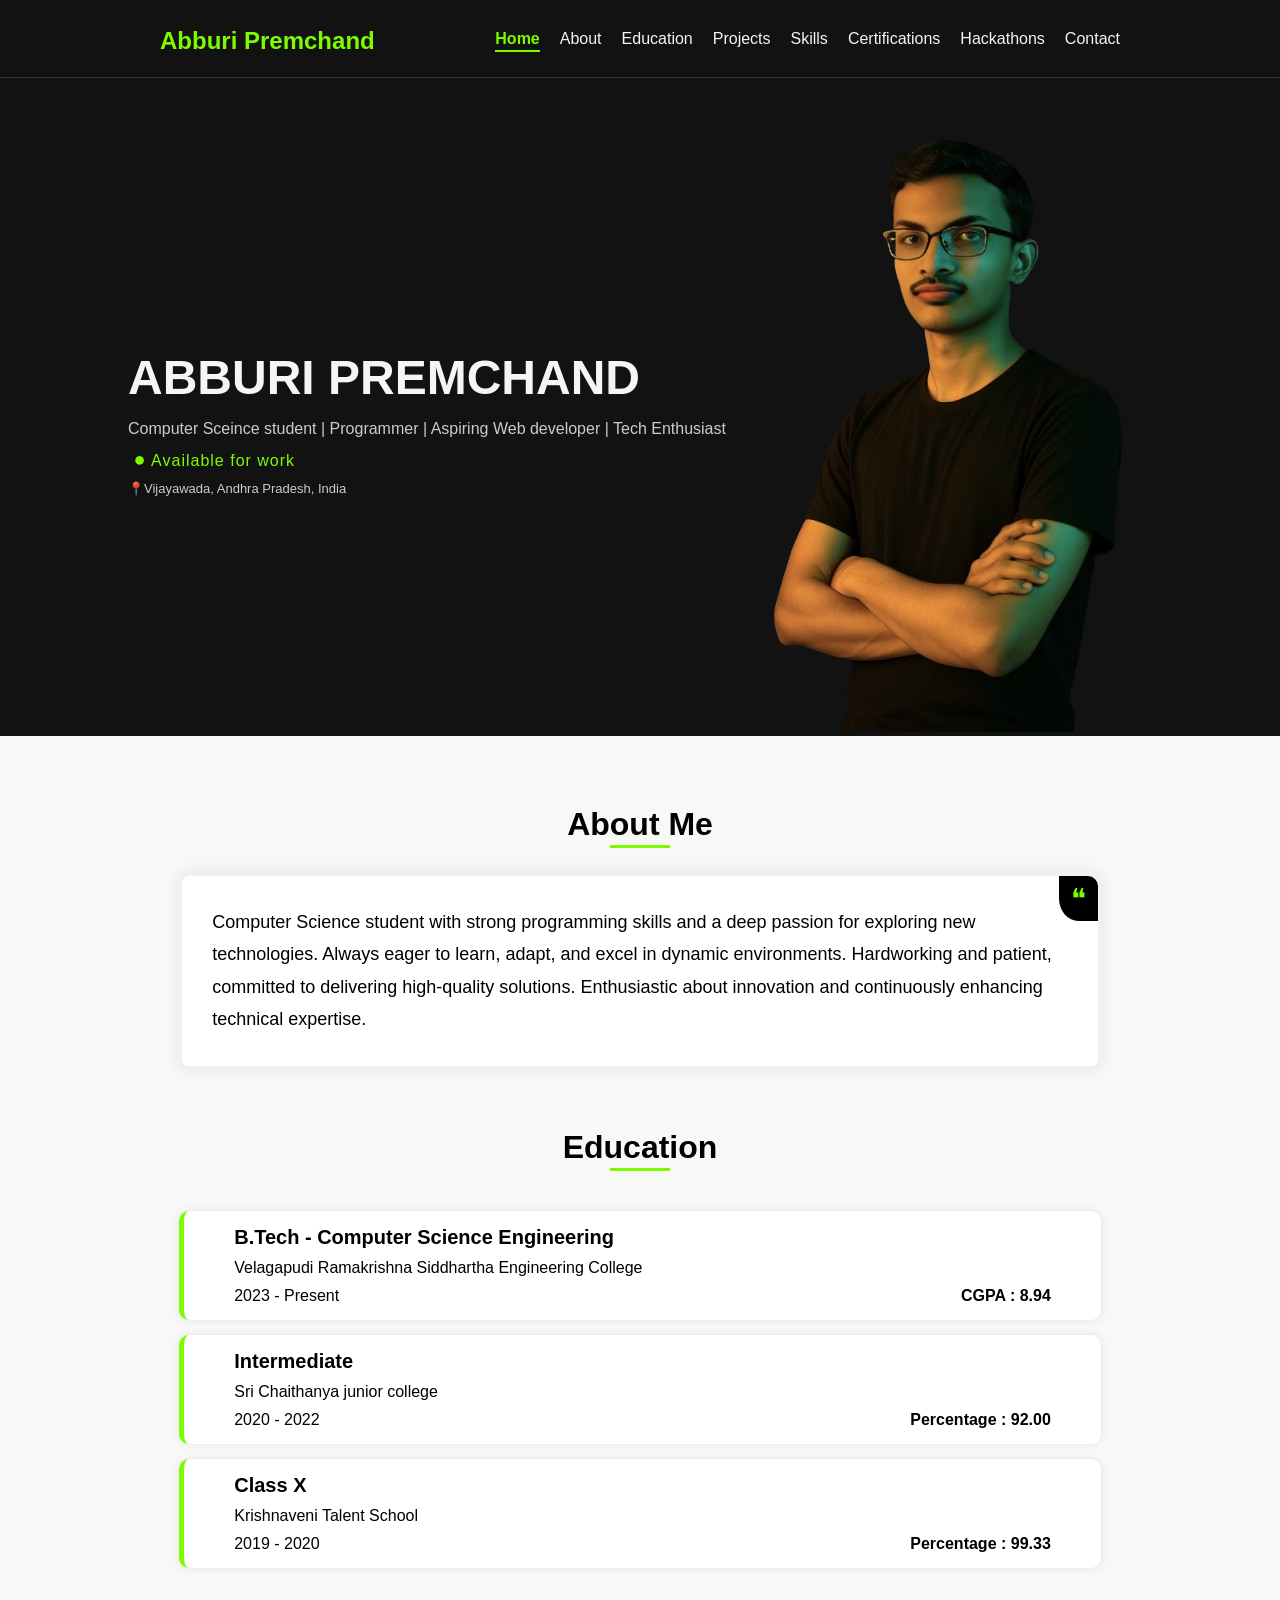
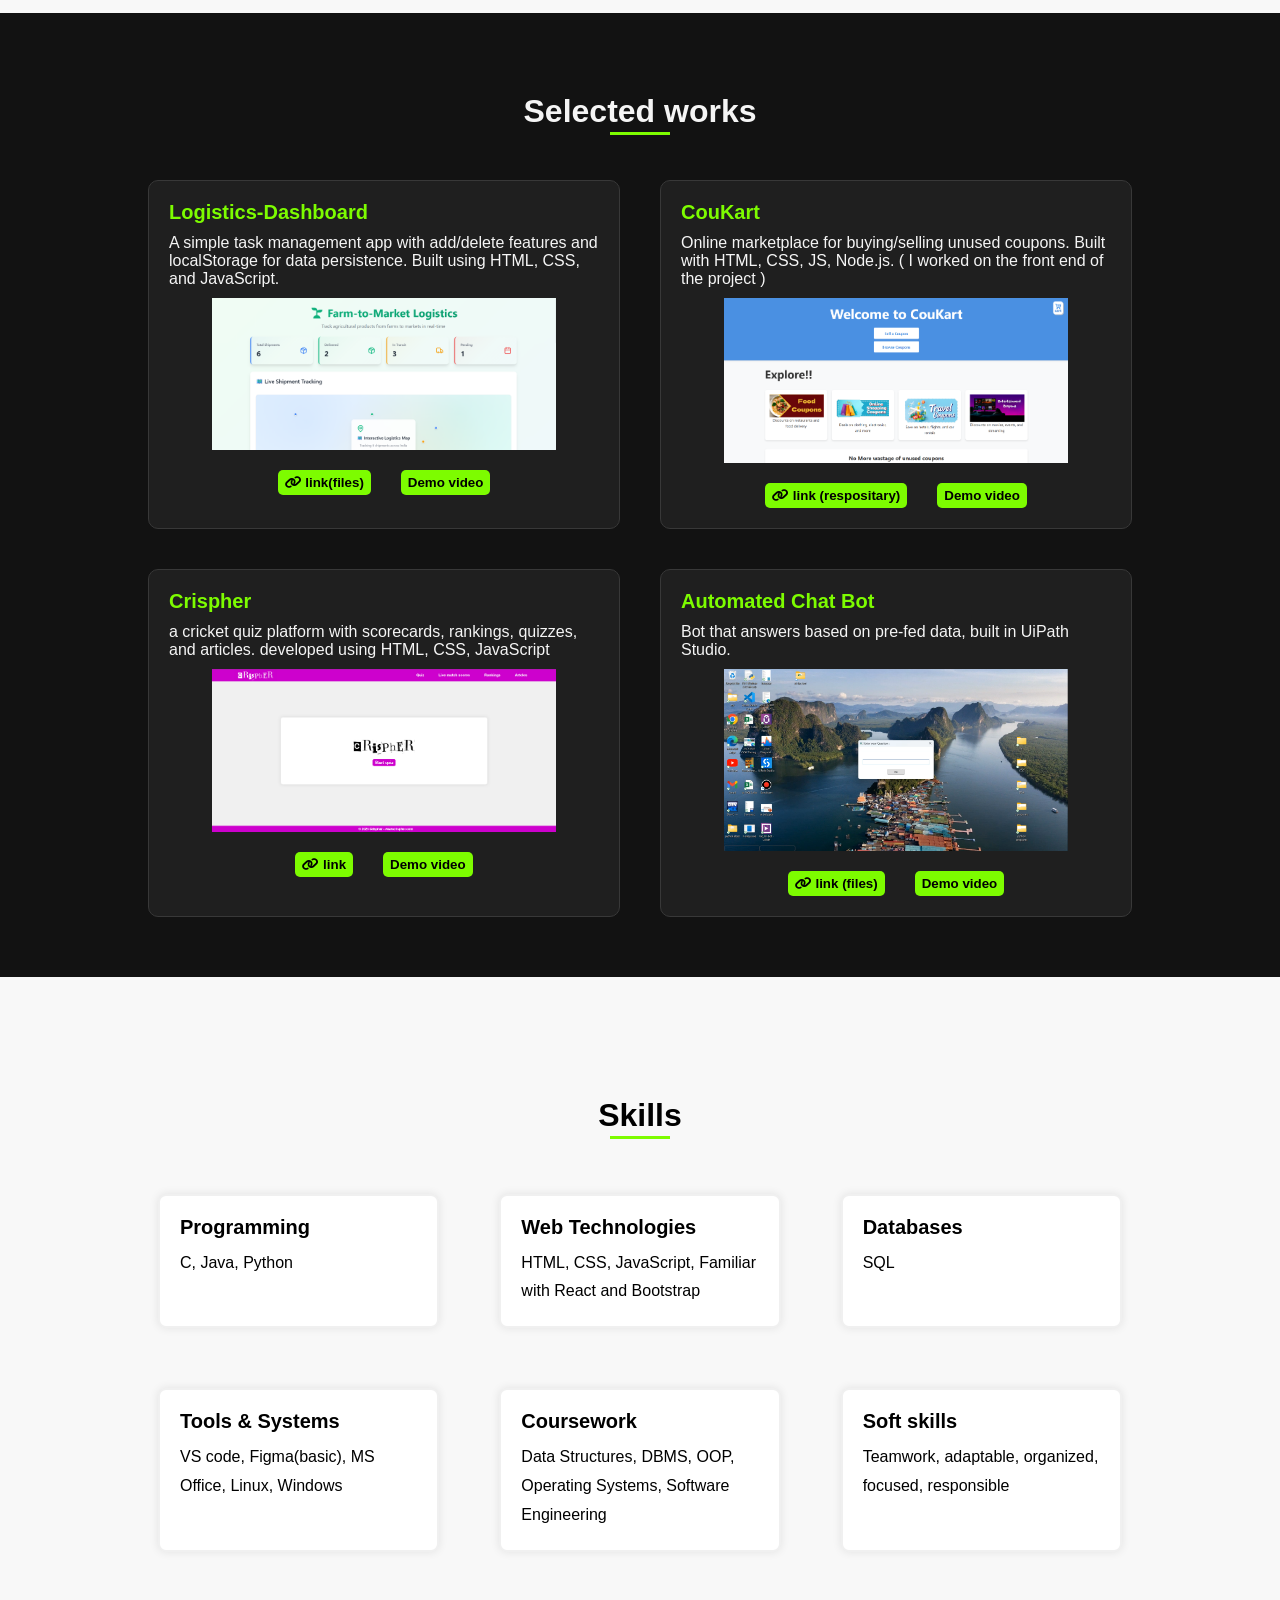
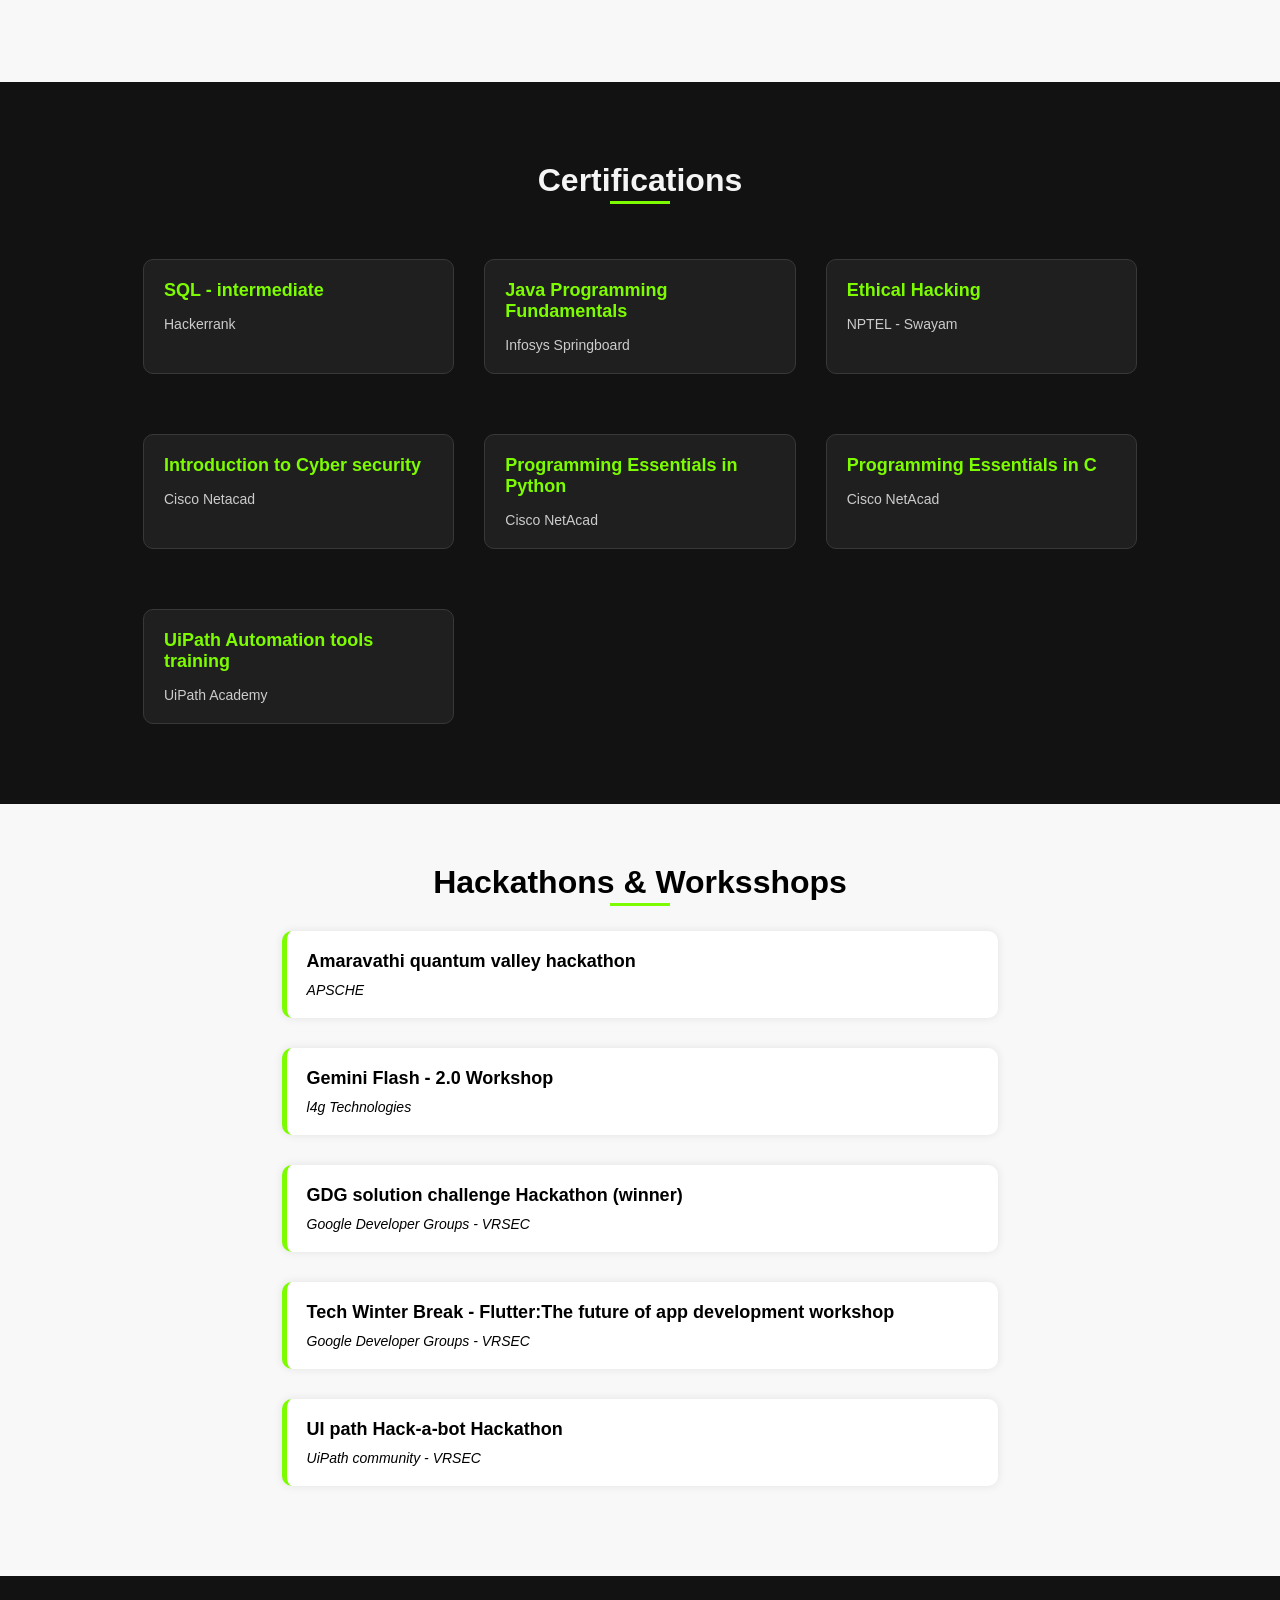
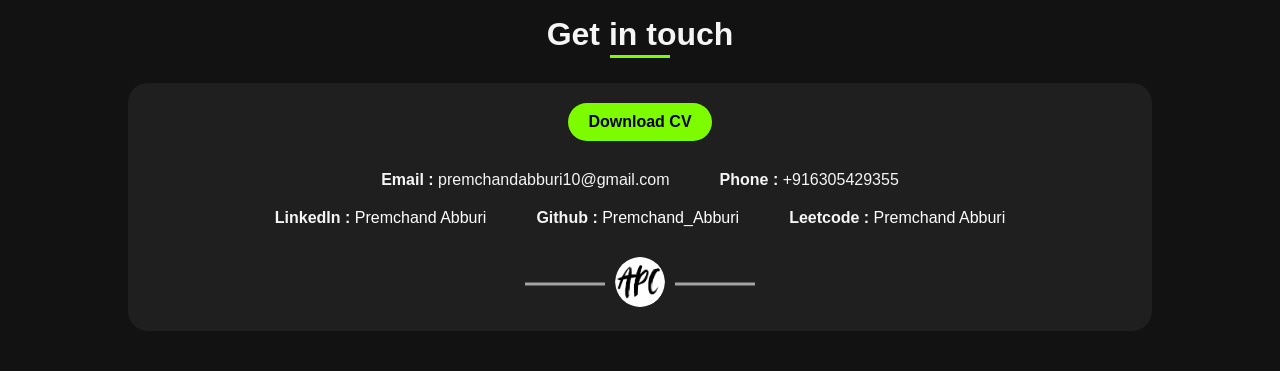
<file: index.html>
<!DOCTYPE html>
<html lang="en">
<head>
    <meta charset="UTF-8">
    <meta name="viewport" content="width=device-width, initial-scale=1.0">
    <title>Abburi Premchand | Portfolio</title>
    <link rel="stylesheet" href="style.css">
    <link rel="stylesheet" href="https://cdnjs.cloudflare.com/ajax/libs/font-awesome/6.5.0/css/all.min.css">
    <link rel="icon" type="image/png" href="./resources/logo.png">
<body>
    <header>
        <div class="header-bar">
            <div>
                <h1><a id="name" href="#">Abburi Premchand</a></h1>
            </div>
            <div class="menu-toggle">
                <i class="fas fa-bars open-menu"></i>
                <i class="fas fa-times close-menu"></i>
            </div>

            <nav class="nav-bar">
                <ul>
                    <li class="nav-links"><a href="#Home">Home</a></li>
                    <li class="nav-links"><a href="#About">About</a></li>
                    <li class="nav-links"><a href="#Education">Education</a></li>
                    <li class="nav-links"><a href="#Projects">Projects</a></li>
                    <li class="nav-links"><a href="#Skills">Skills</a></li>
                    <li class="nav-links"><a href="#Certifications">Certifications</a></li>
                    <li class="nav-links"><a href="#Hackathons">Hackathons</a></li>
                    <li class="nav-links"><a href="#Contact">Contact</a></li>
                </ul>
            </nav>
        </div>
    </header>
    <main>
        <div id="Home" class="block b">
            <div class="intro-div">
                <div>
                    <h1 class="title"></h1>
                    <p class="tagline">Computer Sceince student | Programmer | Aspiring Web developer | Tech Enthusiast</p>
                    <strong class="availability"> &nbsp;<span class="blink">●</span> Available for work</strong>
                    <p class="location">📍Vijayawada, Andhra Pradesh, India</p>
                </div>
                <div class="image">
                    <img src="./resources/photo 1.png"/>
                </div>
            </div>
        </div>

        <div  class="block w">
            <div id="About" class="about-div">
                <h1 class="heading">About Me</h1>
                <div class="about-wrap">
                    <div class="quote-icon">❝</div>
                    <p>Computer Science student with strong programming skills and a deep passion for 
                    exploring new technologies. Always eager to learn, adapt, and excel in dynamic environments. 
                    Hardworking and patient, committed to delivering high-quality solutions. Enthusiastic about
                    innovation and continuously enhancing technical expertise.</p>
                </div>
            </div>
            <div id="Education" class="education">
                <h1 class="heading">Education</h1>
                <div class="edu-card">
                    <h3>B.Tech - Computer Science Engineering</h3>
                    <p>Velagapudi Ramakrishna Siddhartha Engineering College</p>
                    <div class="ay-per">
                        <p>2023 - Present</p>
                        <strong>CGPA : 8.94</strong>
                    </div>
                </div>
                <div class="edu-card">
                    <h3>Intermediate</h3>
                    <p>Sri Chaithanya junior college</p>
                    <div class="ay-per">
                        <p>2020 - 2022</p>
                        <strong>Percentage : 92.00</strong>
                    </div>
                </div>
                <div class="edu-card">
                    <h3>Class X</h3>
                    <p>Krishnaveni Talent School</p>
                    <div class="ay-per">
                        <p>2019 - 2020</p>
                        <strong>Percentage : 99.33</strong>
                    </div>
                </div>
            </div>
        </div>

        <div id="Projects" class="block b">
            <div class="works">
                <h1 class="heading">Selected works</h1>
                <div class="project-container">
                    <div class="project-card">
                        <h2>Logistics-Dashboard</h2>
                        <p>A simple task management app with add/delete features and localStorage for data persistence. 
                            Built using HTML, CSS, and JavaScript.</p>
                        <div class="image">
                            <img src="logistics.png" alt="to-do list"/>
                        </div>
                        <div class="view-btns">
                            <button><a href="https://drive.google.com/file/d/1lkDPN2hpm9Gvavqq4AhMGynW4MxRwvjo/view?usp=sharing" target="_blank">
                                <i class="fa-solid fa-link"></i> link(files)</a></button>
                            <button><a href="logistics.mp4" target="_blank">Demo video</a></button>
                        </div>
                    </div>
                    <div class="project-card">
                        <h2>CouKart</h2>
                        <p>Online marketplace for buying/selling unused coupons. Built with HTML, CSS, JS, Node.js.
                            ( I worked on the front end of the project )
                        </p>
                        <div class="image">
                            <img src="./resources/p-images/coukart.png" alt="Coukart"/>
                        </div>
                        <div class="view-btns">
                            <button><a href="https://github.com/Premchand105/coukart" target="_blank">
                                <i class="fa-solid fa-link"></i> link (respositary)</a></button>
                            <button><a href="./resources/p-videos/coukart.mp4" target="_blank">Demo video</a></button>
                        </div>
                    </div>
                    <div class="project-card">
                        <h2>Crispher</h2>
                        <p>a cricket quiz platform with scorecards, rankings, quizzes, and articles. developed using HTML, CSS, JavaScript</p>
                        <div class="image">
                            <img src="crispher.png" alt="Crispher"/>
                        </div>
                        <div class="view-btns">
                            <button><a href="https://premchand105.github.io/crispher/" target="_blank">
                                <i class="fa-solid fa-link"></i> link</a></button>
                            <button><a href="crispher.mp4" target="_blank">Demo video</a></button>
                        </div>
                    </div>
                    <div class="project-card">
                        <h2>Automated Chat Bot</h2>
                        <p>Bot that answers based on pre-fed data, built in UiPath Studio.</p>
                        <div class="image">
                            <img src="./resources/p-images/faq.png" alt="Faq bot"/>
                        </div>
                        <div class="view-btns">
                            <button><a href="https://drive.google.com/drive/folders/15lU3_PEmk8-V2OJkUZu6R7FpOz_mgQf4?usp=sharing"
                                 target="_blank"><i class="fa-solid fa-link"></i> link (files)</a></button>
                            <button><a href="./resources/p-videos/bot.mp4" target="_blank">Demo video</a></button>
                        </div>
                    </div>
                </div>
            </div>
        </div>
        
        <div id="Skills" class="block w">
            <div class="skills">
                <h1 class="heading">Skills</h1>
                <div class="s-container">
                    <div class="s-card">
                        <h3>Programming</h3>
                        <p>C, Java, Python</p>
                    </div>
                    <div class="s-card">
                        <h3>Web Technologies</h3>
                        <p>HTML, CSS, JavaScript, Familiar with React and Bootstrap</p>
                    </div>
                    <div class="s-card">
                        <h3>Databases</h3>
                        <p>SQL</p>
                    </div>
                    <div class="s-card">
                        <h3>Tools & Systems</h3>
                        <p>VS code, Figma(basic), MS Office, Linux, Windows</p>
                    </div>
                    <div class="s-card">
                        <h3>Coursework</h3>
                        <p>Data Structures, DBMS, OOP, Operating Systems, Software Engineering</p>
                    </div>
                    <div class="s-card">
                        <h3>Soft skills</h3>
                        <p> Teamwork, adaptable, organized, focused, responsible</p>
                    </div>
                </div>
            </div>
        </div>

        <div id="Certifications" class="block b">
            <div class="certifications">
                <h1 class="heading">Certifications</h1>
                <div class="certification-container">
                    <div class="certificate-card">
                        <h3>SQL - intermediate</h3>
                        <p>Hackerrank</p>
                    </div>
                    <div class="certificate-card">
                        <h3>Java Programming Fundamentals</h3>
                        <p>Infosys Springboard</p>
                    </div>
                    <div class="certificate-card">
                        <h3>Ethical Hacking</h3>
                        <p>NPTEL - Swayam</p>
                    </div>
                    <div class="certificate-card">
                        <h3>Introduction to Cyber security</h3>
                        <p>Cisco Netacad</p>
                    </div>
                    <div class="certificate-card">
                        <h3>Programming Essentials in Python</h3>
                        <p>Cisco NetAcad</p>
                    </div>
                    <div class="certificate-card">
                        <h3>Programming Essentials in C</h3>
                        <p>Cisco NetAcad</p>
                    </div>
                    <div class="certificate-card">
                        <h3> UiPath Automation tools training</h3>
                        <p>UiPath Academy</p>
                    </div>
                </div>
            </div>
        </div>

        <div id="Hackathons" class="block w">
            <div class="events">
                <h1 class="heading">Hackathons & Worksshops</h1>
                <div class="event-card">
                    <h3>Amaravathi quantum valley hackathon</h3>
                    <p>APSCHE</p>
                </div>
                <div class="event-card">
                    <h3>Gemini Flash - 2.0 Workshop</h3>
                    <p>l4g Technologies</p>
                </div>
                <div class="event-card">
                    <h3>GDG solution challenge Hackathon (winner)</h3>
                    <p>Google Developer Groups - VRSEC</p>
                </div>
                <div class="event-card">
                    <h3>Tech Winter Break - Flutter:The future of app development workshop</h3>
                    <p>Google Developer Groups - VRSEC</p>
                </div>
                <div class="event-card">
                    <h3> UI path Hack-a-bot Hackathon</h3>
                    <p> UiPath community - VRSEC</p>
                </div>
            </div>
        </div>
    </main>
    <footer id="Contact">
        <h1 class="heading">Get in touch</h1>
        <div class="contact">
            <div class="resume">
                <button><a href="resources/Abburi-Premchand-Resume.pdf" download>Download CV</a></button>
            </div>
            <div class="contact-info">
                <div class="contact-card">
                    <strong>Email :&nbsp;</strong>
                    <p>premchandabburi10@gmail.com</p>
                </div>
                <div class="contact-card">
                    <strong>Phone :&nbsp;</strong>
                    <p>+916305429355</p>
                </div>
            </div>
            <div class="socials">
                <div class="contact-card">
                    <strong>LinkedIn :&nbsp;</strong>
                    <p><a href="https://www.linkedin.com/in/premchand-abburi-3474462a4">Premchand Abburi</a></p>
                </div>
                <div class="contact-card">
                    <strong>Github :&nbsp;</strong>
                    <p><a href="https://github.com/Premchand105">Premchand_Abburi</a></p>
                </div> 
                <div class="contact-card">
                    <strong>Leetcode :&nbsp;</strong>
                    <p><a href="https://leetcode.com/u/Premchand_Abburi/">Premchand Abburi</a></p>
                </div>
            </div>

            <div class="b-icon">
                <img src="./resources/logo.png" alt="icon">
            </div>
        </div>
    </footer>
    <script src="script.js"></script>
</body>
</html>
</file>
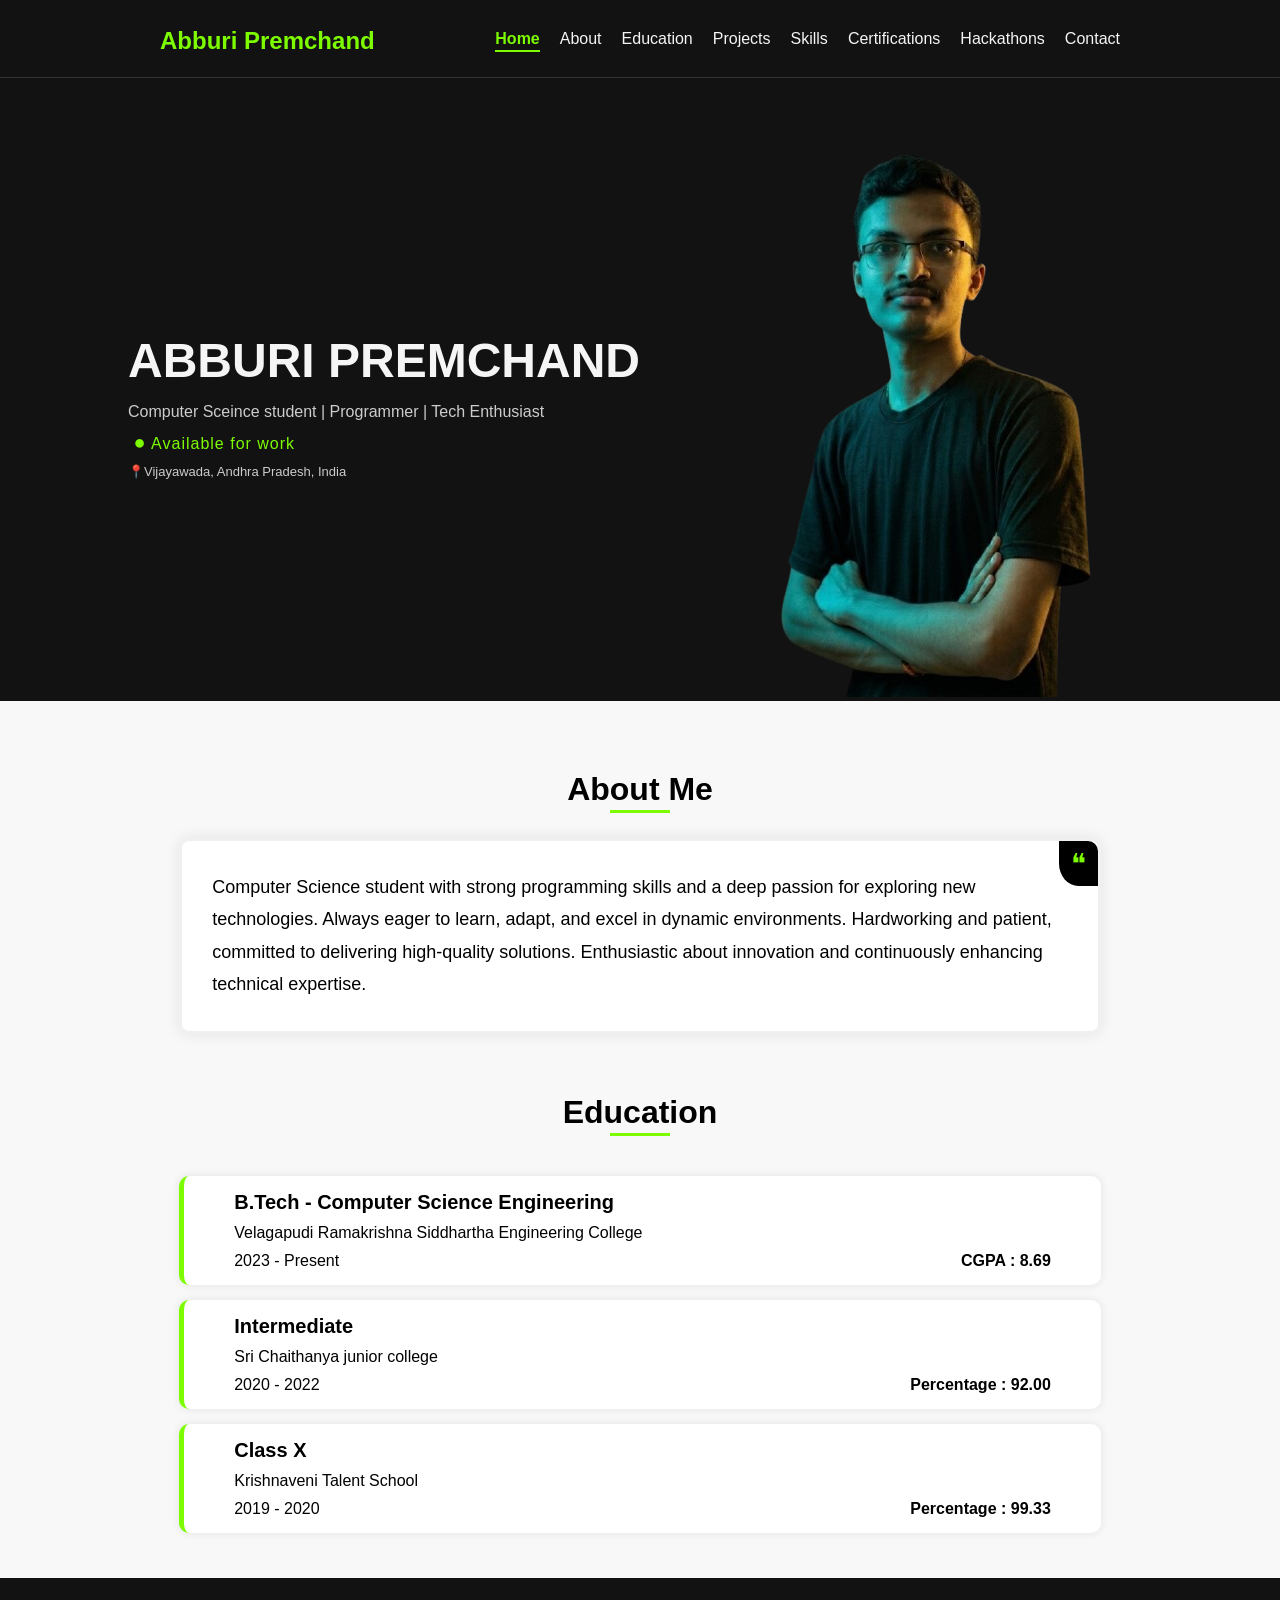
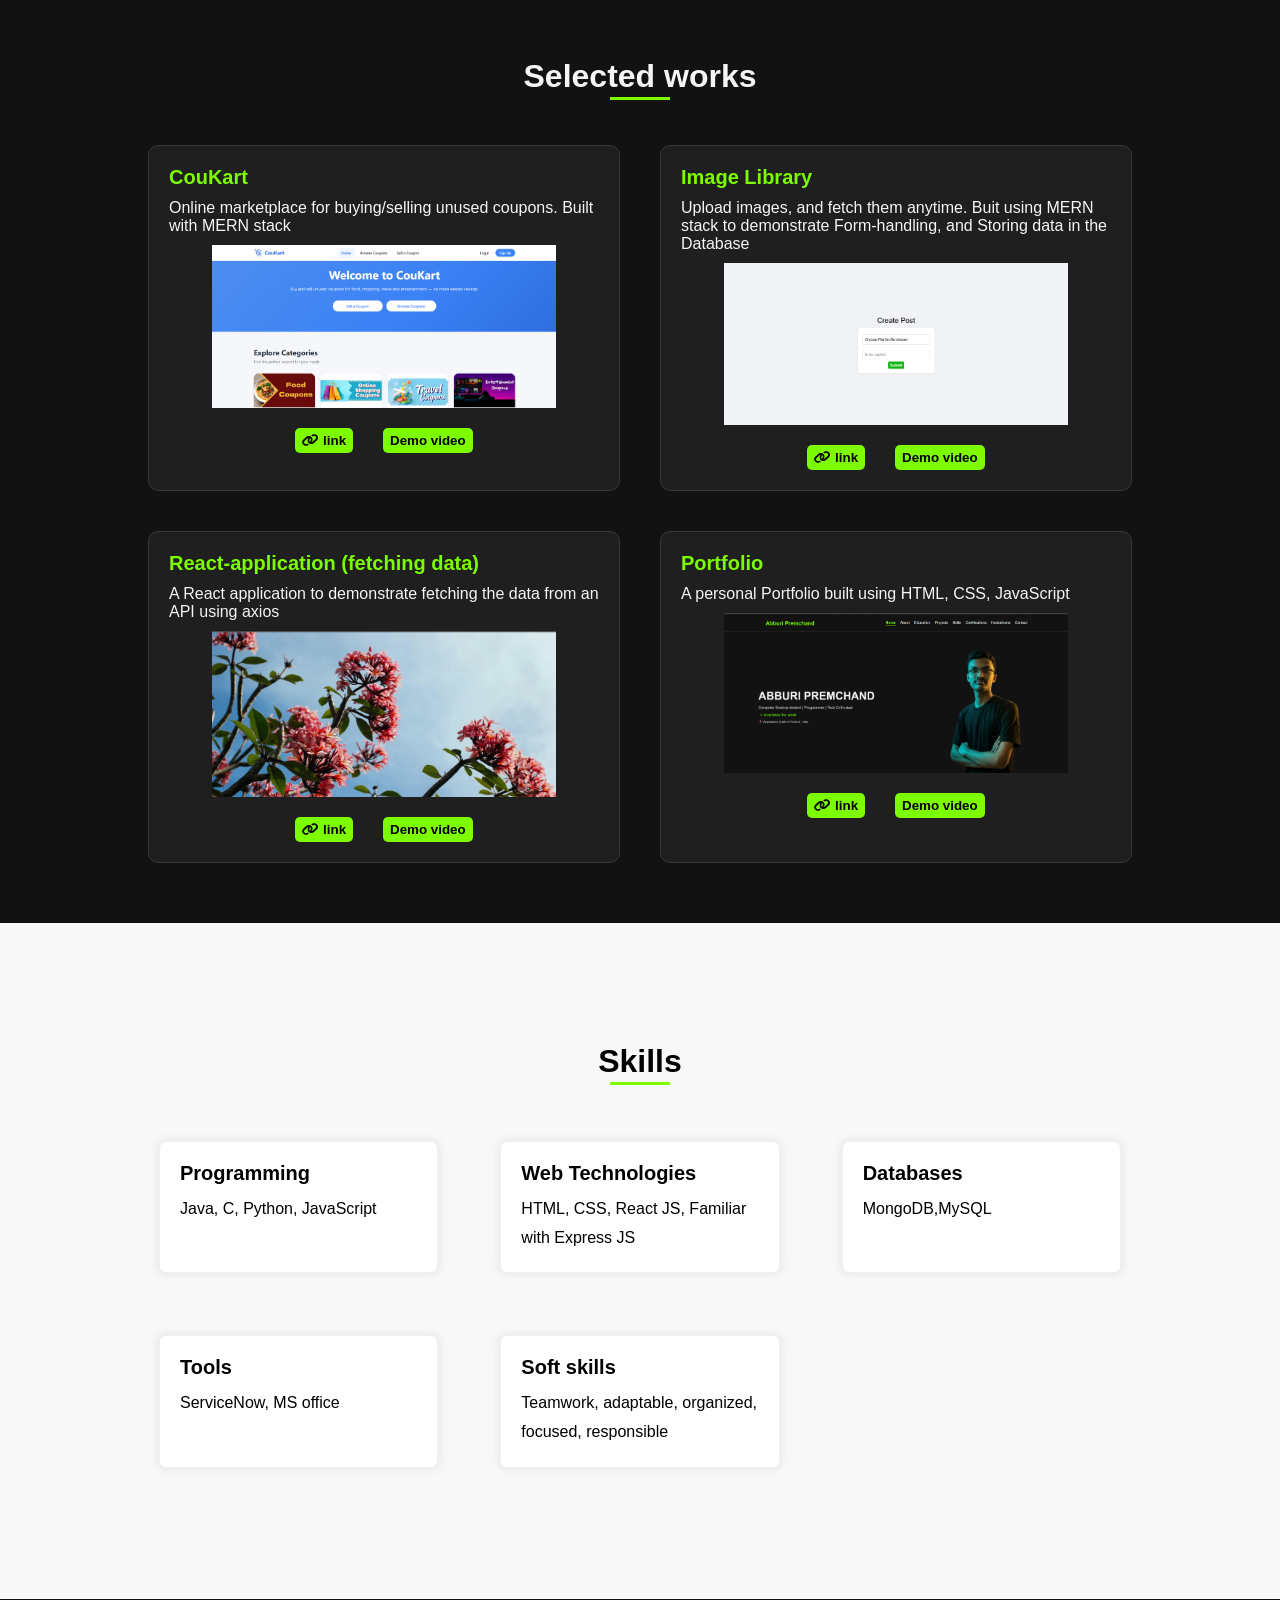
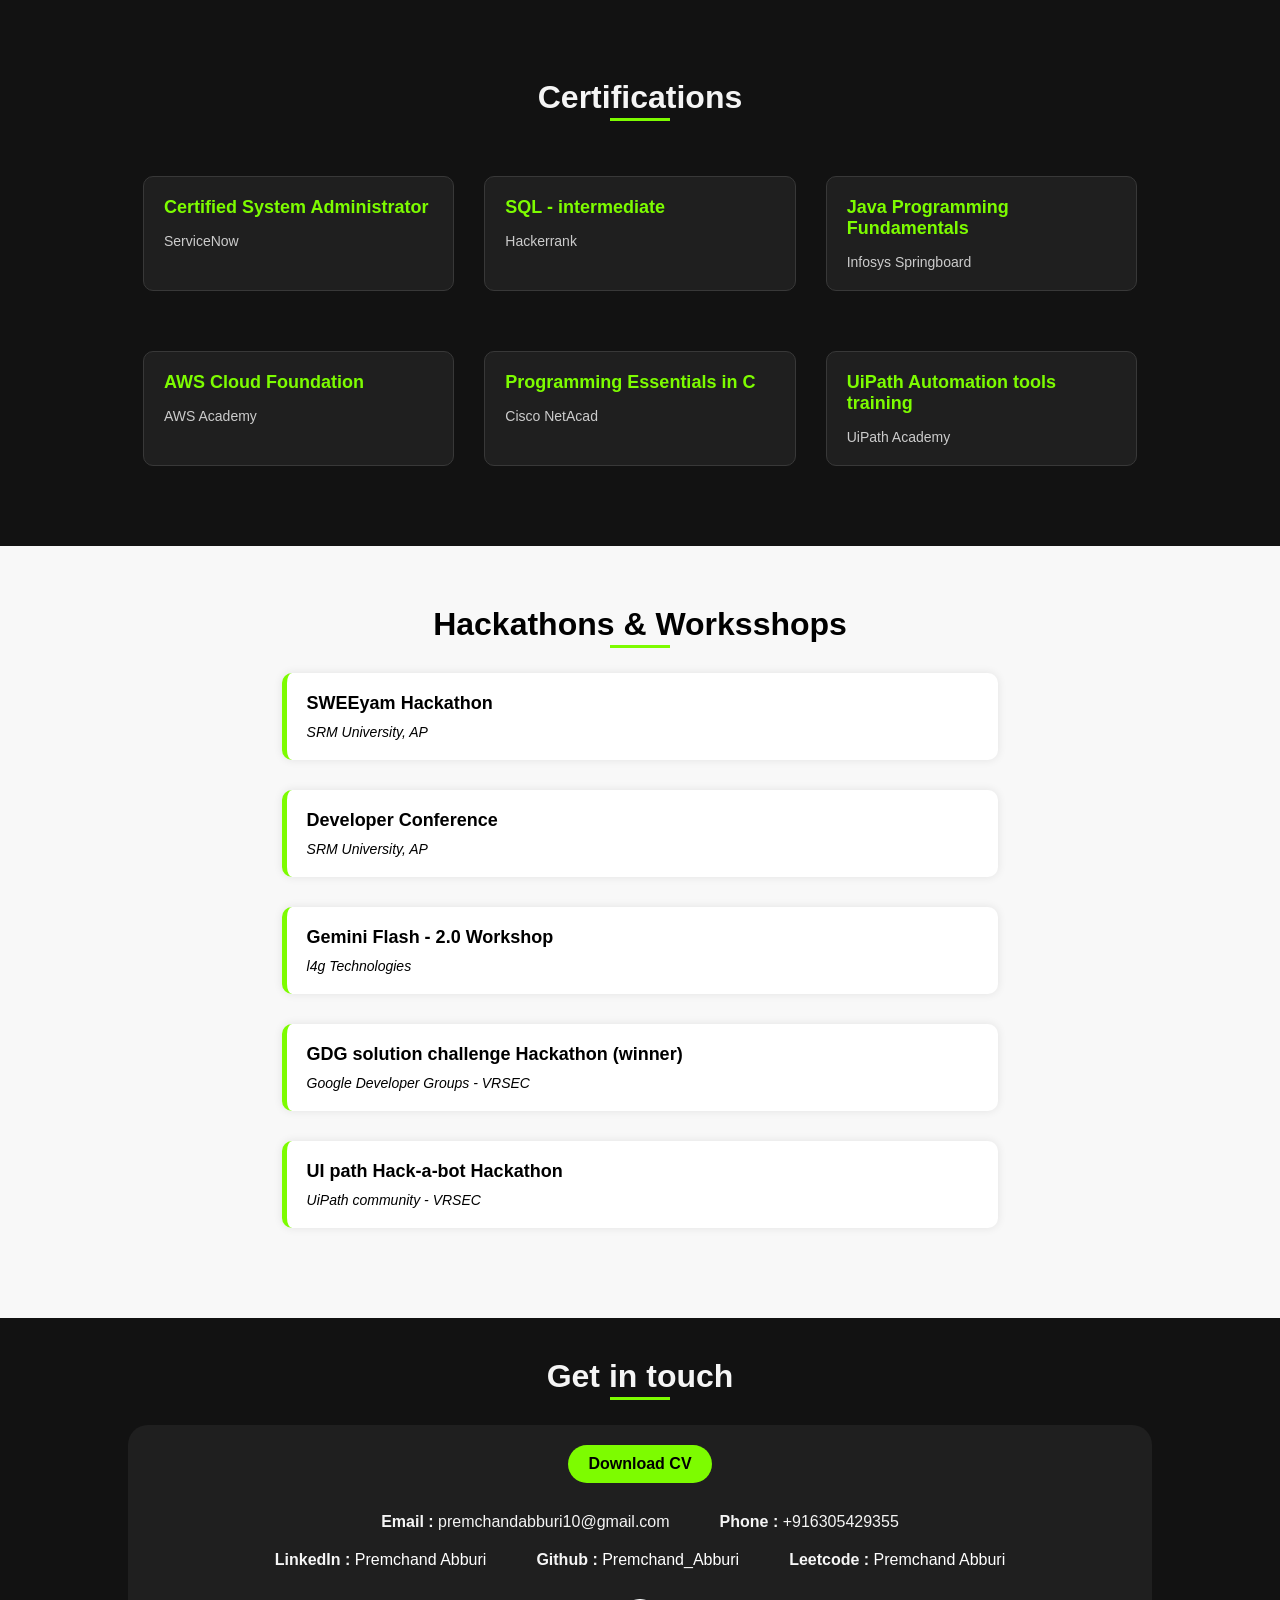
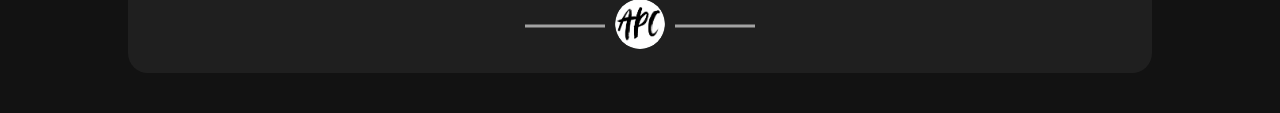
<file: portfolio/index.html>
<!DOCTYPE html>
<html lang="en">
<head>
    <meta charset="UTF-8">
    <meta name="viewport" content="width=device-width, initial-scale=1.0">
    <title>Abburi Premchand | Portfolio</title>
    <link rel="stylesheet" href="style.css">
    <link rel="stylesheet" href="https://cdnjs.cloudflare.com/ajax/libs/font-awesome/6.5.0/css/all.min.css">
    <link rel="icon" type="image/png" href="./resources/logo.png">
<body>
    <header>
        <div class="header-bar">
            <div>
                <h1><a id="name" href="#">Abburi Premchand</a></h1>
            </div>
            <div class="menu-toggle">
                <i class="fas fa-bars open-menu"></i>
                <i class="fas fa-times close-menu"></i>
            </div>

            <nav class="nav-bar">
                <ul>
                    <li class="nav-links"><a href="#Home">Home</a></li>
                    <li class="nav-links"><a href="#About">About</a></li>
                    <li class="nav-links"><a href="#Education">Education</a></li>
                    <li class="nav-links"><a href="#Projects">Projects</a></li>
                    <li class="nav-links"><a href="#Skills">Skills</a></li>
                    <li class="nav-links"><a href="#Certifications">Certifications</a></li>
                    <li class="nav-links"><a href="#Hackathons">Hackathons</a></li>
                    <li class="nav-links"><a href="#Contact">Contact</a></li>
                </ul>
            </nav>
        </div>
    </header>
    <main>
        <div id="Home" class="block b">
            <div class="intro-div">
                <div>
                    <h1 class="title"></h1>
                    <p class="tagline">Computer Sceince student | Programmer | Tech Enthusiast</p>
                    <strong class="availability"> &nbsp;<span class="blink">●</span> Available for work</strong>
                    <p class="location">📍Vijayawada, Andhra Pradesh, India</p>
                </div>
                <div class="image">
                    <img src="./resources/photo.png"/>
                </div>
            </div>
        </div>

        <div  class="block w">
            <div id="About" class="about-div">
                <h1 class="heading">About Me</h1>
                <div class="about-wrap">
                    <div class="quote-icon">❝</div>
                    <p>Computer Science student with strong programming skills and a deep passion for 
                    exploring new technologies. Always eager to learn, adapt, and excel in dynamic environments. 
                    Hardworking and patient, committed to delivering high-quality solutions. Enthusiastic about
                    innovation and continuously enhancing technical expertise.</p>
                </div>
            </div>
            <div id="Education" class="education">
                <h1 class="heading">Education</h1>
                <div class="edu-card">
                    <h3>B.Tech - Computer Science Engineering</h3>
                    <p>Velagapudi Ramakrishna Siddhartha Engineering College</p>
                    <div class="ay-per">
                        <p>2023 - Present</p>
                        <strong>CGPA : 8.69</strong>
                    </div>
                </div>
                <div class="edu-card">
                    <h3>Intermediate</h3>
                    <p>Sri Chaithanya junior college</p>
                    <div class="ay-per">
                        <p>2020 - 2022</p>
                        <strong>Percentage : 92.00</strong>
                    </div>
                </div>
                <div class="edu-card">
                    <h3>Class X</h3>
                    <p>Krishnaveni Talent School</p>
                    <div class="ay-per">
                        <p>2019 - 2020</p>
                        <strong>Percentage : 99.33</strong>
                    </div>
                </div>
            </div>
        </div>

        <div id="Projects" class="block b">
            <div class="works">
                <h1 class="heading">Selected works</h1>
                <div class="project-container">
                    <div class="project-card">
                        <h2>CouKart</h2>
                        <p>Online marketplace for buying/selling unused coupons. Built with MERN stack</p>
                        <div class="image">
                            <img src="./resources/p-images/coukart.png" alt="Coukart"/>
                        </div>
                        <div class="view-btns">
                            <button><a href="https://coukart.vercel.app/" target="_blank">
                                <i class="fa-solid fa-link"></i> link </a></button>
                            <button><a href="./resources/p-videos/coukart.mp4" target="_blank">Demo video</a></button>
                        </div>
                    </div>

                    <div class="project-card">
                        <h2>Image Library</h2>
                        <p>Upload images, and fetch them anytime. Buit using MERN stack to demonstrate Form-handling, and Storing data in the Database</p>
                        <div class="image">
                            <img src="./resources/p-images/image-lib.png" alt="Faq bot"/>
                        </div>
                        <div class="view-btns">
                            <button><a href="https://image-library-green.vercel.app/create-post"
                                 target="_blank"><i class="fa-solid fa-link"></i> link </a></button>
                            <button><a href="./resources/p-videos/image-lib.mp4" target="_blank">Demo video</a></button>
                        </div>
                    </div>

                    <div class="project-card">
                        <h2>React-application (fetching data)</h2>
                        <p>A React application to demonstrate fetching the data from an API using axios</p>
                        <div class="image">
                            <img src="./resources/p-images/fetch-data.png" alt="Crispher"/>
                        </div>
                        <div class="view-btns">
                            <button><a href="https://react-data-fetch-two.vercel.app/" target="_blank">
                                <i class="fa-solid fa-link"></i> link</a></button>
                            <button><a href="./resources/p-videos/fetch-data.mp4" target="_blank">Demo video</a></button>
                        </div>
                    </div>

                    <div class="project-card">
                        <h2>Portfolio</h2>
                        <p>A personal Portfolio built using HTML, CSS, JavaScript</p>
                        <div class="image">
                            <img src="./resources/p-images/portfolio.png" alt="Crispher"/>
                        </div>
                        <div class="view-btns">
                            <button><a href="https://premchand105.github.io/portfolio/" target="_blank">
                                <i class="fa-solid fa-link"></i> link</a></button>
                            <button><a href="" target="_blank">Demo video</a></button>
                        </div>
                    </div>

                    
                </div>
            </div>
        </div>
        
        <div id="Skills" class="block w">
            <div class="skills">
                <h1 class="heading">Skills</h1>
                <div class="s-container">
                    <div class="s-card">
                        <h3>Programming</h3>
                        <p>Java, C, Python, JavaScript</p>
                    </div>
                    <div class="s-card">
                        <h3>Web Technologies</h3>
                        <p>HTML, CSS, React JS, Familiar with Express JS</p>
                    </div>
                    <div class="s-card">
                        <h3>Databases</h3>
                        <p>MongoDB,MySQL</p>
                    </div>
                    <div class="s-card">
                        <h3>Tools</h3>
                        <p>ServiceNow, MS office</p>
                    </div>
                    <!-- <div class="s-card">
                        <h3>Coursework</h3>
                        <p>Data Structures, DBMS, OOP, Operating Systems</p>
                    </div> -->
                    <div class="s-card">
                        <h3>Soft skills</h3>
                        <p> Teamwork, adaptable, organized, focused, responsible</p>
                    </div>
                </div>
            </div>
        </div>

        <div id="Certifications" class="block b">
            <div class="certifications">
                <h1 class="heading">Certifications</h1>
                <div class="certification-container">
                    <div class="certificate-card">
                        <h3>Certified System Administrator</h3>
                        <p>ServiceNow</p>
                    </div>
                    <div class="certificate-card">
                        <h3>SQL - intermediate</h3>
                        <p>Hackerrank</p>
                    </div>
                    <div class="certificate-card">
                        <h3>Java Programming Fundamentals</h3>
                        <p>Infosys Springboard</p>
                    </div>
                    <div class="certificate-card">
                        <h3>AWS Cloud Foundation</h3>
                        <p>AWS Academy</p>
                    </div>
                    <div class="certificate-card">
                        <h3>Programming Essentials in C</h3>
                        <p>Cisco NetAcad</p>
                    </div>
                    <div class="certificate-card">
                        <h3> UiPath Automation tools training</h3>
                        <p>UiPath Academy</p>
                    </div>
                </div>
            </div>
        </div>

        <div id="Hackathons" class="block w">
            <div class="events">
                <h1 class="heading">Hackathons & Worksshops</h1>
                <div class="event-card">
                    <h3>SWEEyam Hackathon</h3>
                    <p>SRM University, AP</p>
                </div>
                <div class="event-card">
                    <h3>Developer Conference</h3>
                    <p>SRM University, AP</p>
                </div>
                <div class="event-card">
                    <h3>Gemini Flash - 2.0 Workshop</h3>
                    <p>l4g Technologies</p>
                </div>
                <div class="event-card">
                    <h3>GDG solution challenge Hackathon (winner)</h3>
                    <p>Google Developer Groups - VRSEC</p>
                </div>
                <div class="event-card">
                    <h3> UI path Hack-a-bot Hackathon</h3>
                    <p> UiPath community - VRSEC</p>
                </div>
            </div>
        </div>
    </main>
    <footer id="Contact">
        <h1 class="heading">Get in touch</h1>
        <div class="contact">
            <div class="resume">
                <button><a href="./resources/Abburi-Premchand-Resume.pdf" download>Download CV</a></button>
            </div>
            <div class="contact-info">
                <div class="contact-card">
                    <strong>Email :&nbsp;</strong>
                    <p>premchandabburi10@gmail.com</p>
                </div>
                <div class="contact-card">
                    <strong>Phone :&nbsp;</strong>
                    <p>+916305429355</p>
                </div>
            </div>
            <div class="socials">
                <div class="contact-card">
                    <strong>LinkedIn :&nbsp;</strong>
                    <p><a href="https://www.linkedin.com/in/premchand-abburi-3474462a4">Premchand Abburi</a></p>
                </div>
                <div class="contact-card">
                    <strong>Github :&nbsp;</strong>
                    <p><a href="https://github.com/Premchand105">Premchand_Abburi</a></p>
                </div> 
                <div class="contact-card">
                    <strong>Leetcode :&nbsp;</strong>
                    <p><a href="https://leetcode.com/u/Premchand_Abburi/">Premchand Abburi</a></p>
                </div>
            </div>

            <div class="b-icon">
                <img src="./resources/logo.png" alt="icon">
            </div>
        </div>
    </footer>
    <script src="script.js"></script>
</body>
</html>
</file>
<file: style.css>
*{
    margin: 0;
    padding: 0;
    box-sizing: border-box;
}
html{
    scroll-behavior: smooth;
}
body{
    background: rgb(18, 18, 18);
    color: rgb(245, 245, 245);
    font-family: Arial, sans-serif;
}
.block{
    width: 100%;
    padding-left: 10%;
    padding-right: 10%;
}
.b{
    background: rgb(18, 18, 18);
}
.w{
    background: #f8f8f8;
    color: black;
}
header{
    position: fixed;
    top: 0;
    width: 100%;
    background-color: rgb(18, 18, 18);
    z-index: 100;
    border-bottom: 1px solid #333;
    padding: 20px 40px;
    display: flex;
    justify-content: center;
}

.header-bar{
    width: 80%;
    display: flex;
    align-items: center;
    justify-content: space-between;
}

#name {
    font-size: 24px;
    font-weight: bold;
    color: #7DFC00;
    white-space: nowrap;
    margin-right: 30px;
}

a{
    text-decoration: none;
}

.nav-bar ul{
    display: flex;
    gap: 20px;
    list-style: none;
}

.nav-bar ul li a{
        color: #f5f5f5;
}

main{    
    padding-top: 120px;
}

#Home{
    scroll-margin-top:120px ;
}
#About, #Education, #Projects, #Skills, #Certifications, #Hackathons{
    scroll-margin-top:70px ;
}
.intro-div{
    display: flex;
    align-items: center;
    justify-content: space-between;
}

.title{
    font-size: 48px;
    color: #f5f5f5;
    margin-bottom: 15px;
    font-weight: bolder;
    white-space: nowrap; 
}

.tagline{
    color: rgb(204, 204, 204);
    margin: 10px 0;
}

.availability, .location{
    margin: 10px 0;
}

.availability{
    color: #7DFC00;
    font-weight: 500;
    letter-spacing: 1px;
}

.blink{
    font-size: 20px;
    animation: blink 1.5s linear infinite;
}

.location{
    font-size: 13px;
    color: #ccc;
}

@keyframes blink{
    0%{opacity: 0.3;}
    50%{opacity: 1;}
    100%{opacity: 0.3;}
}

.nav-links{
    position: relative;
}

.nav-links a:hover{
    color: #7DFC00;
}

.nav-links::after{
    content: '';
    position: absolute;
    bottom: -5px;
    left: 0;
    width: 0;
    height: 3px;
    background-color: #7DFC00;
    transition: width 0.3s ease;
}

.nav-links:hover::after {
    width: 100%;
}

.heading{
    display: inline-block;
    position: relative;
    margin-bottom: 30px;
    font-size: 32px;
}

.heading::after{
    content: '';
    position: absolute;
    left: 50%;
    bottom: -5px;
    transform: translateX(-50%);
    height: 3px;
    width: 60px;
    background: #7dfc00;
}

.about-div{
    text-align: center;
    padding-top: 70px;
}
.about-div .about-wrap{
    width: 90%;
    padding: 30px;
    text-align: left;
    margin-left: auto;
    margin-right: auto;
    background: #fff;
    border-radius: 10px;
    box-shadow: 0 0 15px rgba(0, 0, 0, 0.089);
    border: 3px solid #f0f0f0;
    z-index: 1;
    position: relative;
}

.quote-icon{
    position: absolute;
    top: 0;
    right: 0;
    background-color: #000000;
    color: #7dfc00;
    font-size: 28px;
    padding: 6px 12px;
    border-top-right-radius: 10px;
    border-bottom-left-radius: 50%;
}

.about-div div p{
    font-size: 18px;
    line-height: 1.8;
}

.about-div .about-wrap:hover{
    border: 3px solid #7dfc00;
}


.education{
    padding-top: 60px;
    text-align: center;
    padding-bottom: 30px;
}

.edu-card{
    width: 90%;
    background-color: #fff;
    text-align: left;
    margin: 15px auto;
    padding: 15px 50px;
    box-shadow: 0 0 10px rgba(0, 0, 0, 0.089);
    border-radius: 10px;
    border-left: 5px solid #7dfc00;
    transition: transform 0.1s ease-in-out;
}

.edu-card h3{
    font-size: 20px;
    margin-bottom: 10px;
}

.ay-per{
    padding-top: 10px;
    display: flex;
    justify-content: space-between;
    align-items: center;
}

.edu-card:hover{
    transform: scale(1.02);
}

.works{
    padding-top: 80px;
    text-align: center;
    padding-bottom: 40px;
}

.project-container{
    display: grid;
    grid-template-columns: repeat(2,2fr);
}
.project-card{
    padding: 20px 20px;
    margin: 20px;
    background-color: #1f1f1f;
    backdrop-filter: blur(20px);
    border: 1px solid #383838;
    border-radius: 10px;
    text-align: left;
    transition: border 0.3s ease-in-out, transform 0.3s ease-in-out;
}
.project-card h2{
    color: #7DFC00;
    font-size: 20px;
    margin-bottom: 10px;
}
.project-card .image{
    display: flex;
    justify-content: center;
}
.project-card .image img{
    margin: 10px 0;
    width: 80%;
}
.project-card:hover{
    border: 1px solid #7dfc00;
    transform: scale(1.02);
}

.view-btns {
    display: flex;
    justify-content: center;
    margin-top: 10px;
    gap: 30px;
}
.view-btns button{
    padding: 5px 7px;
    border: none;
    background-color: #7DFC00;
    font-weight: bold;
    border-radius: 5px;
}
.view-btns button a{
    color: black;
}
.view-btns button:hover{
    background-color: #bcfe79;
}

.skills{
    padding-top: 120px;
    text-align: center;
    padding-bottom: 100px;
}

.s-container{
    display: grid;
    grid-template-columns: repeat(3,1fr);
}
.s-card{
    text-align: left;
    background-color: #fff;
    margin: 30px;
    padding: 20px;
    border-radius: 8px;
    box-shadow: 0px 0px 10px rgba(0, 0, 0, 0.089);
    border: 2px solid #f0f0f0;
}

.s-card h3{
    margin-bottom: 10px;
    font-size: 20px;
}

.s-card p{
    font-size: 16px;
    line-height: 1.8;
}

.s-card:hover{
    border: 2px solid #7dfc00;
    transform: scale(1.02);
}

.certifications{
    padding: 80px 0 50px;
    text-align: center;
}
.certification-container{
    display: grid;
    grid-template-columns: repeat(3,1fr);

}
.certificate-card{
    background-color:#1f1f1f;
    text-align: left;
    margin: 30px 15px;
    padding: 20px;
    border-radius: 10px;
    border: 1px solid #383838;
}
.certificate-card h3{
    font-size: 18px;
    margin-bottom: 15px;
    color: #7dfc00;
}

.certificate-card p{
    color: #ccc;
    font-size: 14px;
}
.certificate-card:hover{
    border: 1px solid #7dfc00;
    transform: scale(1.02);
}

.events{
    text-align: center;
    padding: 60px 0;
}

.event-card{
    background-color: #fff;
    width: 70%;
    margin: 0 auto 30px;
    padding: 20px;
    box-shadow: 0 0 10px rgba(0, 0, 0, 0.089);
    border-radius: 10px;
    text-align: left;
    border-left: 5px solid #7dfc00;
}
.event-card h3{
    font-size: 18px;
    margin-bottom: 10px;
}
.event-card p{
    font-size: 14px;
    font-style:italic;
}
.event-card:hover{
    transform: scale(1.02);
}

footer{
    padding: 40px 0;
    text-align: center;
}

.contact{
    background-color: #1f1f1f;
    width: 80%;
    margin: 0 auto;
    display: flex;
    justify-content: center;
    flex-direction: column;
    padding: 20px 10px;
    border-radius: 20px;
}

.contact-info, .socials{
    width: 100%;
    display: flex;
    justify-content: center;
    gap: 50px;
    margin: 10px 0;
}
.resume{
    margin-bottom: 20px;
}
.resume button a{
    color: black;
    font-weight: bold;
    font-size: 16px;
}
.resume button{
    border: none;
    background-color: #7dfc00;
    padding: 10px 20px;
    border-radius: 20px;
}

.contact-card{
    display: flex;
}

.socials .contact-card a{
    color: #fff;
}

.contact a:hover{
    text-decoration: underline;
    text-underline-offset: 2px;
}

.b-icon{
    position: relative;
    margin: 20px auto 0;
    border-radius: 50%;
}
.b-icon img{
    width: 50px;
    height: 50px;
    border-radius: 50%;
}
.b-icon::after, .b-icon::before {
    content: '';
    position: absolute;
    height: 3px;
    width: 80px;
    top: 50%;
    transform: translateY(-50%);
    background: rgba(255, 255, 255, 0.589);
}

.b-icon::after{
    right: 120%;
}

.b-icon::before{
    left: 120%;
}

.heading, .about-wrap, .edu-card, .project-card, .s-card, .certificate-card, .event-card, .contact {
  opacity: 0;
  transform: translateY(30px);
  transition: all 0.3s ease;
}

.animate-in {
  opacity: 1;
  transform: translateY(0);
}

.nav-links a.active-nav {
  color: #7DFC00;
  font-weight: bold;
  border-bottom: 2px solid #7DFC00;
  padding-bottom: 3px;
}

.menu-toggle {
    display: none;
    cursor: pointer;
    font-size: 24px;
    color: white;
}

.menu-toggle .close-menu {
    display: none;
}

button:hover{
    cursor: pointer;
}
@media (max-width: 1024px){
    .menu-toggle {
        display: block;
    }
    .header-bar{
        width: 100%;
    }
    .nav-bar {
        position: absolute;
        top: 100%;
        right: 0;
        background: #121212;
        width: 100%;
        padding: 20px 0;
        display: none;
        flex-direction: column;
        align-items: center;
        z-index: 200;
    }

    .nav-bar.active {
        display: flex;
    }

    .nav-bar ul {
        flex-direction: column;
        gap: 15px;
    }

    .nav-links {
        width: 100%;
        text-align: center;
    }

    .menu-toggle .open-menu {
        display: block;
    }

    .menu-toggle.active .open-menu {
        display: none;
    }

    .menu-toggle.active .close-menu {
        display: block;
    }

    .intro-div {
        flex-direction: column;
        text-align: center;
    }

    .project-container,
    .certification-container,
    .s-container {
        grid-template-columns: 1fr !important;
    }

    .event-card,
    .edu-card {
        width: 95%;
        padding: 15px;
    }

    .about-div .about-wrap {
        width: 95%;
    }
    
    .contact-info, .socials{
        flex-direction: column;
        gap: 10px;    
        font-size: 14px;
    }
    .contact-card{
        text-align: center;
        display: flex;
        justify-content: center;
    }
}

@media (max-width:480px){
    .intro-div h1{
        font-size: 32px;
    }
    #name{
        margin-right: 0;
    }
}
</file>
<file: portfolio/style.css>
*{
    margin: 0;
    padding: 0;
    box-sizing: border-box;
}
html{
    scroll-behavior: smooth;
}
body{
    background: rgb(18, 18, 18);
    color: rgb(245, 245, 245);
    font-family: Arial, sans-serif;
}
.block{
    width: 100%;
    padding-left: 10%;
    padding-right: 10%;
}
.b{
    background: rgb(18, 18, 18);
}
.w{
    background: #f8f8f8;
    color: black;
}
header{
    position: fixed;
    top: 0;
    width: 100%;
    background-color: rgb(18, 18, 18);
    z-index: 100;
    border-bottom: 1px solid #333;
    padding: 20px 40px;
    display: flex;
    justify-content: center;
}

.header-bar{
    width: 80%;
    display: flex;
    align-items: center;
    justify-content: space-between;
}

#name {
    font-size: 24px;
    font-weight: bold;
    color: #7DFC00;
    white-space: nowrap;
    margin-right: 30px;
}

a{
    text-decoration: none;
}

.nav-bar ul{
    display: flex;
    gap: 20px;
    list-style: none;
}

.nav-bar ul li a{
        color: #f5f5f5;
}

main{    
    padding-top: 120px;
}

#Home{
    scroll-margin-top:120px ;
}
#About, #Education, #Projects, #Skills, #Certifications, #Hackathons{
    scroll-margin-top:70px ;
}
.intro-div{
    display: flex;
    align-items: center;
    justify-content: space-between;
}

.title{
    font-size: 48px;
    color: #f5f5f5;
    margin-bottom: 15px;
    font-weight: bolder;
    white-space: nowrap; 
}

.tagline{
    color: rgb(204, 204, 204);
    margin: 10px 0;
}

.availability, .location{
    margin: 10px 0;
}

.availability{
    color: #7DFC00;
    font-weight: 500;
    letter-spacing: 1px;
}

.blink{
    font-size: 20px;
    animation: blink 1.5s linear infinite;
}

.location{
    font-size: 13px;
    color: #ccc;
}

@keyframes blink{
    0%{opacity: 0.3;}
    50%{opacity: 1;}
    100%{opacity: 0.3;}
}

.nav-links{
    position: relative;
}

.nav-links a:hover{
    color: #7DFC00;
}

.nav-links::after{
    content: '';
    position: absolute;
    bottom: -5px;
    left: 0;
    width: 0;
    height: 3px;
    background-color: #7DFC00;
    transition: width 0.3s ease;
}

.nav-links:hover::after {
    width: 100%;
}

.heading{
    display: inline-block;
    position: relative;
    margin-bottom: 30px;
    font-size: 32px;
}

.heading::after{
    content: '';
    position: absolute;
    left: 50%;
    bottom: -5px;
    transform: translateX(-50%);
    height: 3px;
    width: 60px;
    background: #7dfc00;
}

.about-div{
    text-align: center;
    padding-top: 70px;
}
.about-div .about-wrap{
    width: 90%;
    padding: 30px;
    text-align: left;
    margin-left: auto;
    margin-right: auto;
    background: #fff;
    border-radius: 10px;
    box-shadow: 0 0 15px rgba(0, 0, 0, 0.089);
    border: 3px solid #f0f0f0;
    z-index: 1;
    position: relative;
}

.quote-icon{
    position: absolute;
    top: 0;
    right: 0;
    background-color: #000000;
    color: #7dfc00;
    font-size: 28px;
    padding: 6px 12px;
    border-top-right-radius: 10px;
    border-bottom-left-radius: 50%;
}

.about-div div p{
    font-size: 18px;
    line-height: 1.8;
}

.about-div .about-wrap:hover{
    border: 3px solid #7dfc00;
}


.education{
    padding-top: 60px;
    text-align: center;
    padding-bottom: 30px;
}

.edu-card{
    width: 90%;
    background-color: #fff;
    text-align: left;
    margin: 15px auto;
    padding: 15px 50px;
    box-shadow: 0 0 10px rgba(0, 0, 0, 0.089);
    border-radius: 10px;
    border-left: 5px solid #7dfc00;
    transition: transform 0.1s ease-in-out;
}

.edu-card h3{
    font-size: 20px;
    margin-bottom: 10px;
}

.ay-per{
    padding-top: 10px;
    display: flex;
    justify-content: space-between;
    align-items: center;
}

.edu-card:hover{
    transform: scale(1.02);
}

.works{
    padding-top: 80px;
    text-align: center;
    padding-bottom: 40px;
}

.project-container{
    display: grid;
    grid-template-columns: repeat(2,2fr);
}
.project-card{
    padding: 20px 20px;
    margin: 20px;
    background-color: #1f1f1f;
    backdrop-filter: blur(20px);
    border: 1px solid #383838;
    border-radius: 10px;
    text-align: left;
    transition: border 0.3s ease-in-out, transform 0.3s ease-in-out;
}
.project-card h2{
    color: #7DFC00;
    font-size: 20px;
    margin-bottom: 10px;
}
.project-card .image{
    display: flex;
    justify-content: center;
}
.project-card .image img{
    margin: 10px 0;
    width: 80%;
}
.project-card:hover{
    border: 1px solid #7dfc00;
    transform: scale(1.02);
}

.view-btns {
    display: flex;
    justify-content: center;
    margin-top: 10px;
    gap: 30px;
}
.view-btns button{
    padding: 5px 7px;
    border: none;
    background-color: #7DFC00;
    font-weight: bold;
    border-radius: 5px;
}
.view-btns button a{
    color: black;
}
.view-btns button:hover{
    background-color: #bcfe79;
}

.skills{
    padding-top: 120px;
    text-align: center;
    padding-bottom: 100px;
}

.s-container{
    display: grid;
    grid-template-columns: repeat(3,1fr);
}
.s-card{
    text-align: left;
    background-color: #fff;
    margin: 30px;
    padding: 20px;
    border-radius: 8px;
    box-shadow: 0px 0px 10px rgba(0, 0, 0, 0.089);
    border: 2px solid #f0f0f0;
}

.s-card h3{
    margin-bottom: 10px;
    font-size: 20px;
}

.s-card p{
    font-size: 16px;
    line-height: 1.8;
}

.s-card:hover{
    border: 2px solid #7dfc00;
    transform: scale(1.02);
}

.certifications{
    padding: 80px 0 50px;
    text-align: center;
}
.certification-container{
    display: grid;
    grid-template-columns: repeat(3,1fr);

}
.certificate-card{
    background-color:#1f1f1f;
    text-align: left;
    margin: 30px 15px;
    padding: 20px;
    border-radius: 10px;
    border: 1px solid #383838;
}
.certificate-card h3{
    font-size: 18px;
    margin-bottom: 15px;
    color: #7dfc00;
}

.certificate-card p{
    color: #ccc;
    font-size: 14px;
}
.certificate-card:hover{
    border: 1px solid #7dfc00;
    transform: scale(1.02);
}

.events{
    text-align: center;
    padding: 60px 0;
}

.event-card{
    background-color: #fff;
    width: 70%;
    margin: 0 auto 30px;
    padding: 20px;
    box-shadow: 0 0 10px rgba(0, 0, 0, 0.089);
    border-radius: 10px;
    text-align: left;
    border-left: 5px solid #7dfc00;
}
.event-card h3{
    font-size: 18px;
    margin-bottom: 10px;
}
.event-card p{
    font-size: 14px;
    font-style:italic;
}
.event-card:hover{
    transform: scale(1.02);
}

footer{
    padding: 40px 0;
    text-align: center;
}

.contact{
    background-color: #1f1f1f;
    width: 80%;
    margin: 0 auto;
    display: flex;
    justify-content: center;
    flex-direction: column;
    padding: 20px 10px;
    border-radius: 20px;
}

.contact-info, .socials{
    width: 100%;
    display: flex;
    justify-content: center;
    gap: 50px;
    margin: 10px 0;
}
.resume{
    margin-bottom: 20px;
}
.resume button a{
    color: black;
    font-weight: bold;
    font-size: 16px;
}
.resume button{
    border: none;
    background-color: #7dfc00;
    padding: 10px 20px;
    border-radius: 20px;
}

.contact-card{
    display: flex;
}

.socials .contact-card a{
    color: #fff;
}

.contact a:hover{
    text-decoration: underline;
    text-underline-offset: 2px;
}

.b-icon{
    position: relative;
    margin: 20px auto 0;
    border-radius: 50%;
}
.b-icon img{
    width: 50px;
    height: 50px;
    border-radius: 50%;
}
.b-icon::after, .b-icon::before {
    content: '';
    position: absolute;
    height: 3px;
    width: 80px;
    top: 50%;
    transform: translateY(-50%);
    background: rgba(255, 255, 255, 0.589);
}

.b-icon::after{
    right: 120%;
}

.b-icon::before{
    left: 120%;
}

.heading, .about-wrap, .edu-card, .project-card, .s-card, .certificate-card, .event-card, .contact {
  opacity: 0;
  transform: translateY(30px);
  transition: all 0.3s ease;
}

.animate-in {
  opacity: 1;
  transform: translateY(0);
}

.nav-links a.active-nav {
  color: #7DFC00;
  font-weight: bold;
  border-bottom: 2px solid #7DFC00;
  padding-bottom: 3px;
}

.menu-toggle {
    display: none;
    cursor: pointer;
    font-size: 24px;
    color: white;
}

.menu-toggle .close-menu {
    display: none;
}

button:hover{
    cursor: pointer;
}
@media (max-width: 1024px){
    .menu-toggle {
        display: block;
    }
    .header-bar{
        width: 100%;
    }
    .nav-bar {
        position: absolute;
        top: 100%;
        right: 0;
        background: #121212;
        width: 100%;
        padding: 20px 0;
        display: none;
        flex-direction: column;
        align-items: center;
        z-index: 200;
    }

    .nav-bar.active {
        display: flex;
    }

    .nav-bar ul {
        flex-direction: column;
        gap: 15px;
    }

    .nav-links {
        width: 100%;
        text-align: center;
    }

    .menu-toggle .open-menu {
        display: block;
    }

    .menu-toggle.active .open-menu {
        display: none;
    }

    .menu-toggle.active .close-menu {
        display: block;
    }

    .intro-div {
        flex-direction: column;
        text-align: center;
    }

    .project-container,
    .certification-container,
    .s-container {
        grid-template-columns: 1fr !important;
    }

    .event-card,
    .edu-card {
        width: 95%;
        padding: 15px;
    }

    .about-div .about-wrap {
        width: 95%;
    }
    
    .contact-info, .socials{
        flex-direction: column;
        gap: 10px;    
        font-size: 14px;
    }
    .contact-card{
        text-align: center;
        display: flex;
        justify-content: center;
    }
}

@media (max-width:480px){
    .intro-div h1{
        font-size: 32px;
    }
    #name{
        margin-right: 0;
    }
}
</file>
